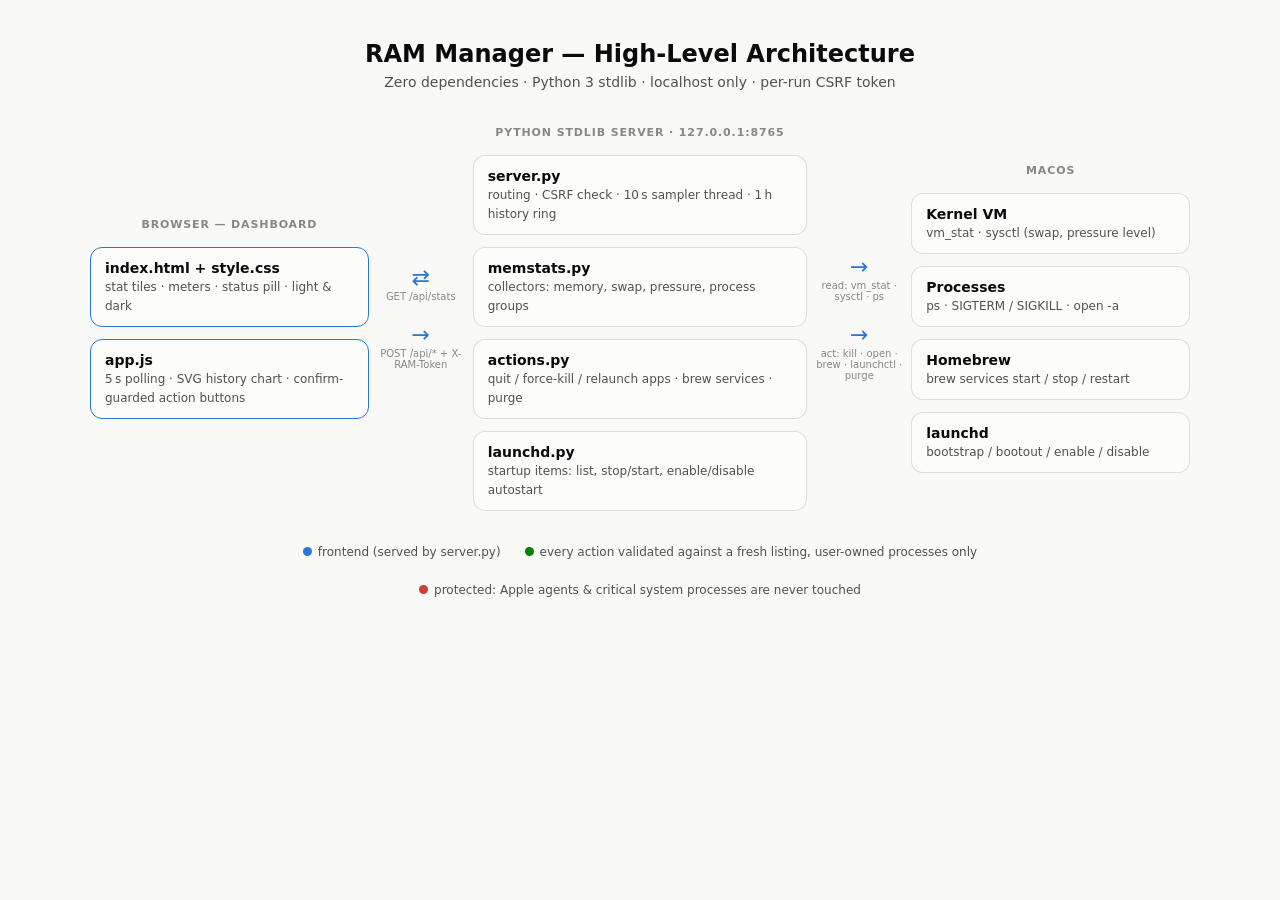
<file: docs/architecture.html>
<!doctype html>
<html lang="en">
<head>
<meta charset="utf-8">
<meta name="viewport" content="width=device-width, initial-scale=1">
<title>RAM Manager — Architecture</title>
<style>
  :root {
    color-scheme: light dark;
    --page: #f9f9f7; --surface: #fcfcfb; --ink: #0b0b0b; --ink-2: #52514e;
    --muted: #898781; --border: rgba(11,11,11,0.12); --accent: #2a78d6;
    --green: #008300; --red: #d03b3b;
  }
  @media (prefers-color-scheme: dark) {
    :root {
      --page: #0d0d0d; --surface: #1a1a19; --ink: #ffffff; --ink-2: #c3c2b7;
      --border: rgba(255,255,255,0.14); --accent: #3987e5; --green: #0ca30c;
    }
  }
  * { box-sizing: border-box; margin: 0; }
  body {
    font-family: system-ui, -apple-system, "Segoe UI", sans-serif;
    background: var(--page); color: var(--ink); padding: 40px 24px;
  }
  h1 { font-size: 24px; text-align: center; }
  .sub { text-align: center; color: var(--ink-2); margin: 6px 0 36px; font-size: 14px; }
  .diagram {
    display: grid; grid-template-columns: 1fr 104px 1.2fr 104px 1fr;
    align-items: center; gap: 0; max-width: 1100px; margin: 0 auto;
  }
  .tier { display: flex; flex-direction: column; gap: 12px; }
  .tier-title {
    font-size: 11px; font-weight: 700; letter-spacing: 0.08em;
    text-transform: uppercase; color: var(--muted); text-align: center;
    margin-bottom: 4px;
  }
  .box {
    background: var(--surface); border: 1px solid var(--border);
    border-radius: 12px; padding: 12px 14px;
  }
  .box b { display: block; font-size: 14px; }
  .box span { font-size: 12px; color: var(--ink-2); }
  .box.accent { border-color: var(--accent); border-width: 1.5px; }
  .arrows { display: flex; flex-direction: column; gap: 22px; align-items: center; }
  .arrow { text-align: center; }
  .arrow .line { font-size: 22px; color: var(--accent); line-height: 1; }
  .arrow .lbl { font-size: 10px; color: var(--muted); max-width: 100px; margin: 2px auto 0; }
  .legend { max-width: 1060px; margin: 34px auto 0; display: flex; gap: 24px;
            flex-wrap: wrap; justify-content: center; font-size: 12px; color: var(--ink-2); }
  .dot { display: inline-block; width: 9px; height: 9px; border-radius: 50%; margin-right: 6px; }
  @media (max-width: 800px) {
    .diagram { grid-template-columns: 1fr; }
    .arrows { flex-direction: row; justify-content: center; padding: 14px 0; }
    .arrow .line { transform: rotate(90deg); display: inline-block; }
  }
</style>
</head>
<body>
  <h1>RAM Manager — High-Level Architecture</h1>
  <p class="sub">Zero dependencies · Python 3 stdlib · localhost only · per-run CSRF token</p>

  <div class="diagram">
    <div class="tier">
      <div class="tier-title">Browser — Dashboard</div>
      <div class="box accent"><b>index.html + style.css</b>
        <span>stat tiles · meters · status pill · light &amp; dark</span></div>
      <div class="box accent"><b>app.js</b>
        <span>5&thinsp;s polling · SVG history chart · confirm-guarded action buttons</span></div>
    </div>

    <div class="arrows">
      <div class="arrow"><div class="line">⇄</div><div class="lbl">GET /api/stats</div></div>
      <div class="arrow"><div class="line">→</div><div class="lbl">POST /api/* + X-RAM-Token</div></div>
    </div>

    <div class="tier">
      <div class="tier-title">Python stdlib server · 127.0.0.1:8765</div>
      <div class="box"><b>server.py</b>
        <span>routing · CSRF check · 10&thinsp;s sampler thread · 1&thinsp;h history ring</span></div>
      <div class="box"><b>memstats.py</b>
        <span>collectors: memory, swap, pressure, process groups</span></div>
      <div class="box"><b>actions.py</b>
        <span>quit / force-kill / relaunch apps · brew services · purge</span></div>
      <div class="box"><b>launchd.py</b>
        <span>startup items: list, stop/start, enable/disable autostart</span></div>
    </div>

    <div class="arrows">
      <div class="arrow"><div class="line">→</div><div class="lbl">read: vm_stat · sysctl · ps</div></div>
      <div class="arrow"><div class="line">→</div><div class="lbl">act: kill · open · brew · launchctl · purge</div></div>
    </div>

    <div class="tier">
      <div class="tier-title">macOS</div>
      <div class="box"><b>Kernel VM</b><span>vm_stat · sysctl (swap, pressure level)</span></div>
      <div class="box"><b>Processes</b><span>ps · SIGTERM / SIGKILL · open -a</span></div>
      <div class="box"><b>Homebrew</b><span>brew services start / stop / restart</span></div>
      <div class="box"><b>launchd</b><span>bootstrap / bootout / enable / disable</span></div>
    </div>
  </div>

  <div class="legend">
    <span><span class="dot" style="background:var(--accent)"></span>frontend (served by server.py)</span>
    <span><span class="dot" style="background:var(--green)"></span>every action validated against a fresh listing, user-owned processes only</span>
    <span><span class="dot" style="background:var(--red)"></span>protected: Apple agents &amp; critical system processes are never touched</span>
  </div>
</body>
</html>
</file>
